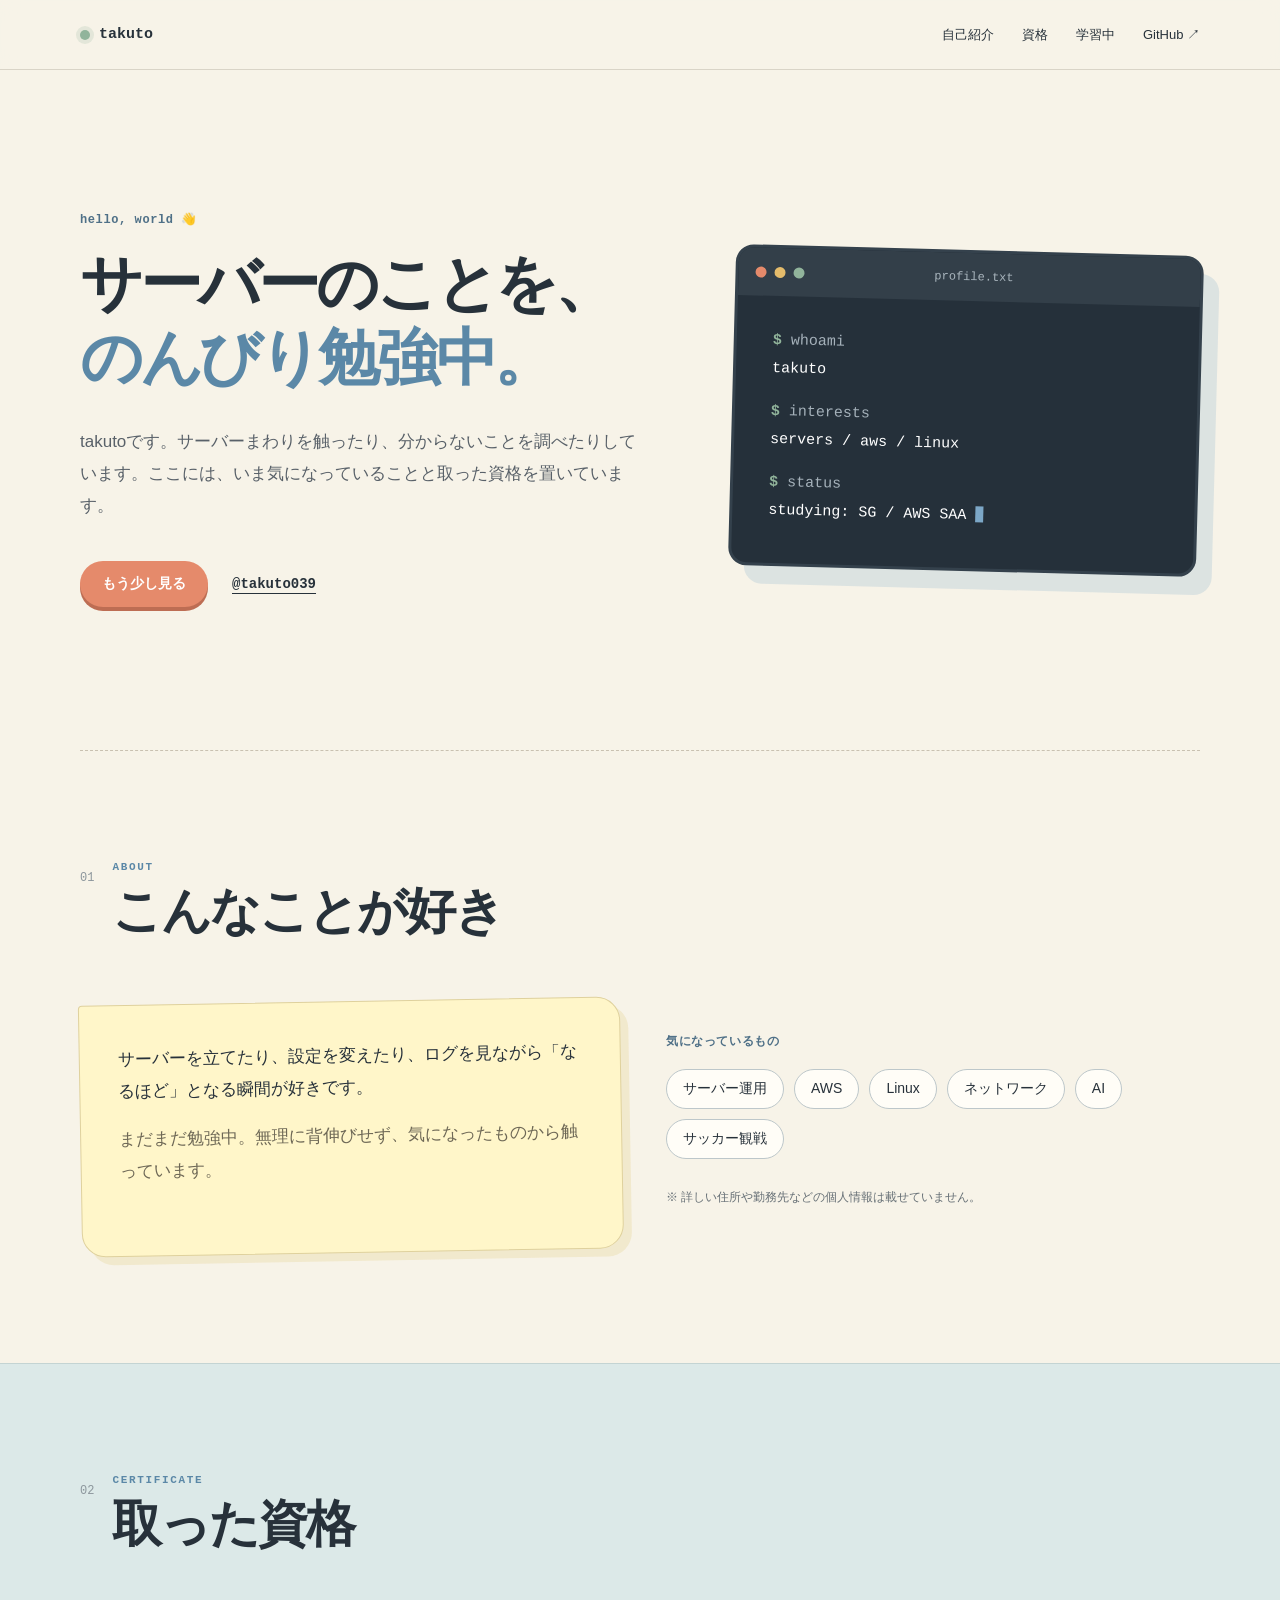
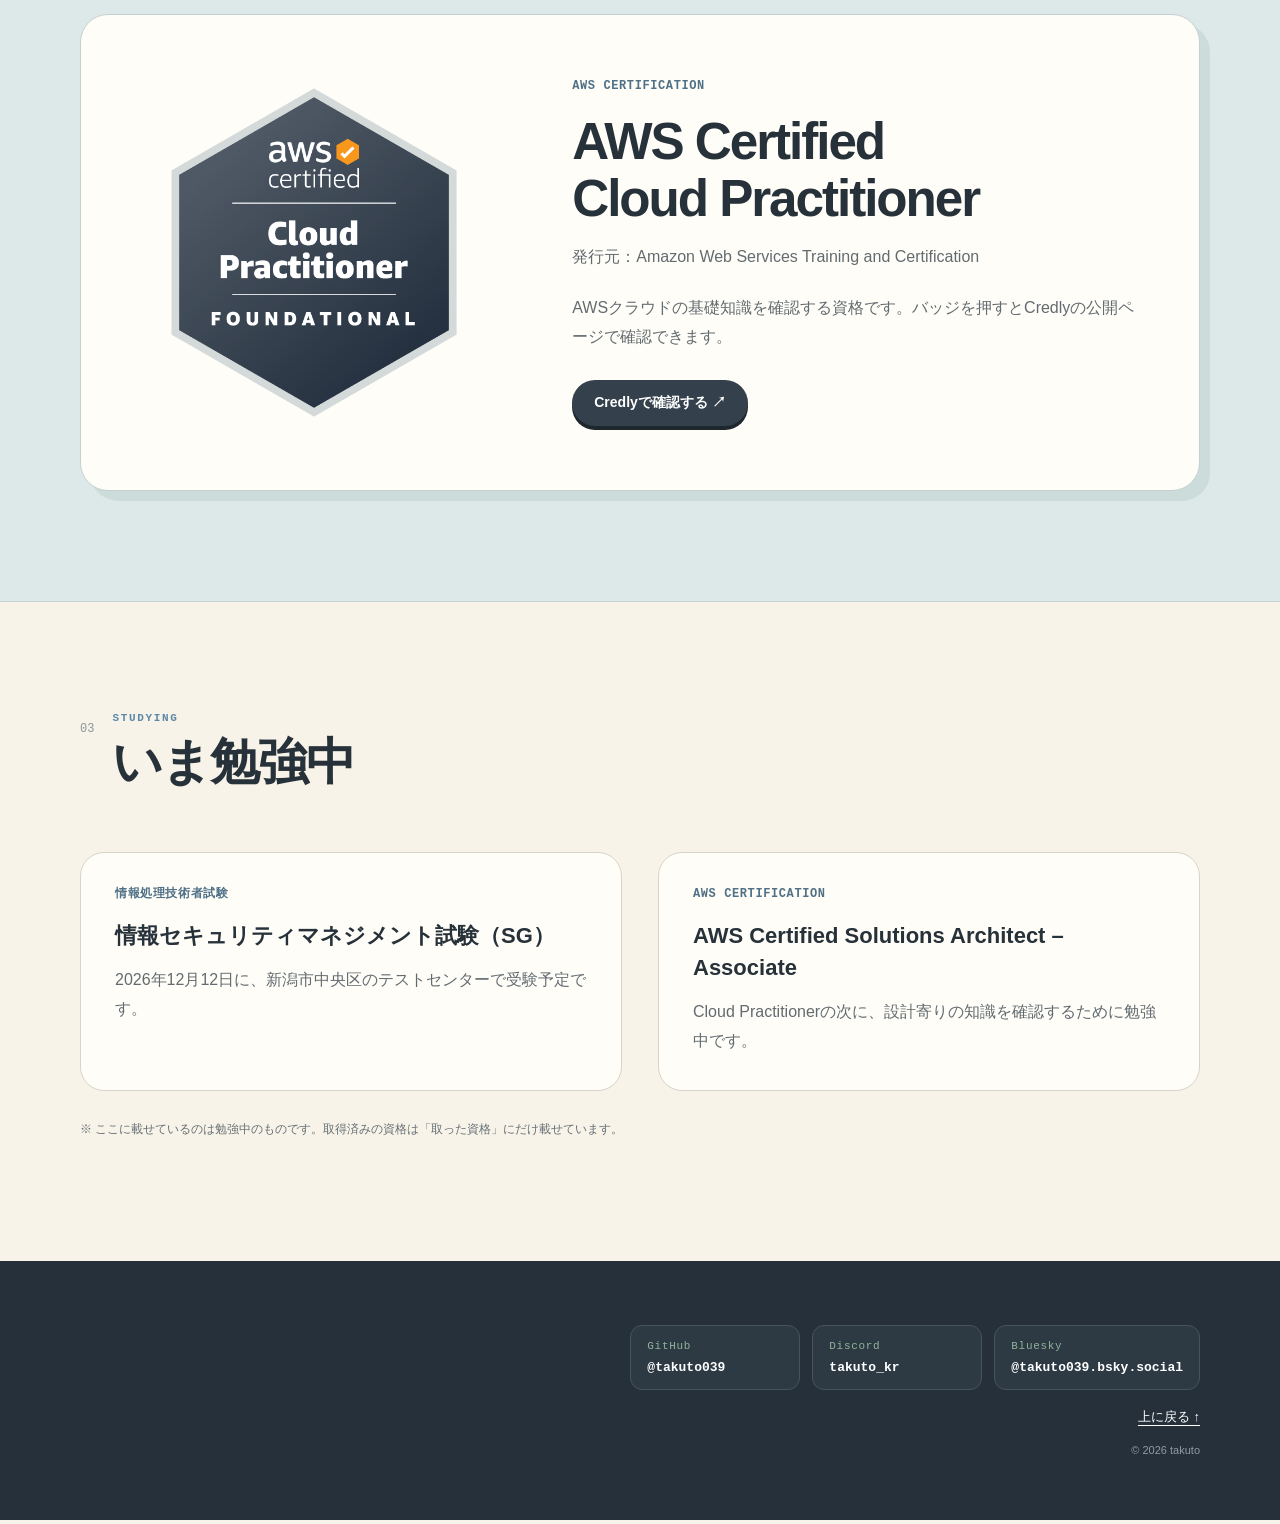
<file: index.html>
<!doctype html>
<html lang="ja">
<head>
  <meta charset="utf-8">
  <meta name="viewport" content="width=device-width,initial-scale=1">
  <meta name="description" content="サーバーまわりを勉強しているtakutoの自己紹介と資格ページです。">
  <meta property="og:title" content="takuto | サーバーのことを勉強中">
  <meta property="og:description" content="サーバーのことを、のんびり勉強中。">
  <meta property="og:type" content="website">
  <meta property="og:url" content="https://www.seitactics.com/">
  <meta property="og:site_name" content="takuto">
  <meta property="og:locale" content="ja_JP">
  <meta property="og:image" content="https://www.seitactics.com/og.jpg">
  <meta property="og:image:width" content="1200">
  <meta property="og:image:height" content="630">
  <meta property="og:image:alt" content="takuto サーバーのことを、のんびり勉強中。">
  <meta name="twitter:card" content="summary_large_image">
  <meta name="twitter:image" content="https://www.seitactics.com/og.jpg">
  <meta name="twitter:image:alt" content="takuto サーバーのことを、のんびり勉強中。">
  <title>takuto | サーバーのことを勉強中</title>
  <link rel="canonical" href="https://www.seitactics.com/">
  <link rel="icon" href="/favicon.ico" sizes="any">
  <link rel="icon" href="/favicon.svg" type="image/svg+xml">
  <link rel="apple-touch-icon" href="/apple-touch-icon.png">
  <link rel="manifest" href="/site.webmanifest">
  <meta name="theme-color" content="#27313a">
  <link rel="stylesheet" href="styles.css">
</head>
<body>
<header class="site-header">
  <a class="brand" href="#top"><span class="status-dot"></span>takuto</a>
  <nav aria-label="メインナビゲーション"><a href="#about">自己紹介</a><a href="#cert">資格</a><a href="#study">学習中</a><a href="https://github.com/takuto039">GitHub ↗</a></nav>
</header>
<main>
  <section class="hero wrap" id="top">
    <div class="hero-copy">
      <p class="kicker">hello, world 👋</p>
      <h1><span class="hero-line">サーバーのことを、</span><span class="hero-line accent">のんびり勉強中。</span></h1>
      <p class="lead">takutoです。サーバーまわりを触ったり、分からないことを調べたりしています。ここには、いま気になっていることと取った資格を置いています。</p>
      <div class="hero-links"><a class="button" href="#about">もう少し見る</a><a class="plain-link" href="https://github.com/takuto039">@takuto039</a></div>
    </div>
    <div class="terminal">
      <div class="terminal-bar"><span></span><span></span><span></span><p>profile.txt</p></div>
      <div class="terminal-body"><p><b>$</b> whoami</p><strong>takuto</strong><p><b>$</b> interests</p><strong>servers / aws / linux</strong><p><b>$</b> status</p><strong>studying: SG / AWS SAA <i class="cursor"></i></strong></div>
    </div>
  </section>
  <section class="about wrap" id="about">
    <div class="section-title"><span aria-hidden="true">01</span><div><p>ABOUT</p><h2>こんなことが好き</h2></div></div>
    <div class="about-grid">
      <div class="note-card"><p>サーバーを立てたり、設定を変えたり、ログを見ながら「なるほど」となる瞬間が好きです。</p><p>まだまだ勉強中。無理に背伸びせず、気になったものから触っています。</p></div>
      <div class="topics"><p class="small-label">気になっているもの</p><div class="topic-list"><span>サーバー運用</span><span>AWS</span><span>Linux</span><span>ネットワーク</span><span>AI</span><span>サッカー観戦</span></div><p class="topic-note">※ 詳しい住所や勤務先などの個人情報は載せていません。</p></div>
    </div>
  </section>
  <section class="cert-section" id="cert">
    <div class="wrap">
      <div class="section-title"><span aria-hidden="true">02</span><div><p>CERTIFICATE</p><h2>取った資格</h2></div></div>
      <article class="cert-card">
        <a class="badge-link" href="https://www.credly.com/badges/014c07ad-c490-4eeb-ae2e-093314db21c7/public_url" aria-label="CredlyでAWS Certified Cloud Practitionerを確認"><picture><source srcset="aws-certified-cloud-practitioner.webp" type="image/webp"><img src="aws-certified-cloud-practitioner.png" alt="AWS Certified Cloud Practitioner バッジ" width="600" height="600" loading="lazy" decoding="async"></picture></a>
        <div class="cert-copy"><p class="small-label">AWS CERTIFICATION</p><h3>AWS Certified<br>Cloud Practitioner</h3><p>発行元：Amazon Web Services Training and Certification</p><p class="cert-description">AWSクラウドの基礎知識を確認する資格です。バッジを押すとCredlyの公開ページで確認できます。</p><a class="button dark" href="https://www.credly.com/badges/014c07ad-c490-4eeb-ae2e-093314db21c7/public_url">Credlyで確認する ↗</a></div>
      </article>
    </div>
  </section>
  <section class="study wrap" id="study">
    <div class="section-title"><span aria-hidden="true">03</span><div><p>STUDYING</p><h2>いま勉強中</h2></div></div>
    <div class="study-list">
      <article class="study-card">
        <p class="small-label">情報処理技術者試験</p>
        <h3>情報セキュリティマネジメント試験（SG）</h3>
        <p>2026年12月12日に、新潟市中央区のテストセンターで受験予定です。</p>
      </article>
      <article class="study-card">
        <p class="small-label">AWS CERTIFICATION</p>
        <h3>AWS Certified Solutions Architect – Associate</h3>
        <p>Cloud Practitionerの次に、設計寄りの知識を確認するために勉強中です。</p>
      </article>
    </div>
    <p class="study-note">※ ここに載せているのは勉強中のものです。取得済みの資格は「取った資格」にだけ載せています。</p>
  </section>
</main>
<footer><div class="wrap footer-inner"><div class="footer-links"><div class="social-list"><a class="social-item" href="https://github.com/takuto039" rel="me"><span>GitHub</span><strong>@takuto039</strong></a><div class="social-item"><span>Discord</span><strong>takuto_kr</strong></div><a class="social-item" href="https://bsky.app/profile/takuto039.bsky.social" rel="me"><span>Bluesky</span><strong>@takuto039.bsky.social</strong></a></div><a class="back-link" href="#top">上に戻る ↑</a><p>© 2026 takuto</p></div></div></footer>
</body>
</html>
</file>
<file: styles.css>
:root { --cream:#f7f3e8; --paper:#fffdf7; --ink:#27313a; --muted:#6f777d; --blue:#7ca7c7; --green:#91b49b; --coral:#e58a6b; --line:#d9d4c7; }
* { box-sizing:border-box; }
html { scroll-behavior:smooth; scroll-padding-top:70px; }
body { margin:0; background:var(--cream); color:var(--ink); font-family:"Hiragino Kaku Gothic ProN","Yu Gothic",Meiryo,sans-serif; }
a { color:inherit; }
.wrap { width:min(1120px,calc(100% - 48px)); margin-inline:auto; }
.site-header { height:70px; display:flex; align-items:center; justify-content:space-between; padding:0 max(24px,calc((100vw - 1120px)/2)); border-bottom:1px solid var(--line); background:rgba(247,243,232,.9); position:sticky; top:0; z-index:10; backdrop-filter:blur(10px); }
.brand { display:flex; align-items:center; gap:9px; font:700 15px/1 ui-monospace,SFMono-Regular,Consolas,monospace; text-decoration:none; }
.status-dot { width:10px; height:10px; border-radius:50%; background:var(--green); box-shadow:0 0 0 4px rgba(145,180,155,.2); }
nav { display:flex; align-items:center; gap:28px; }
nav a { font-size:13px; text-decoration:none; }
nav a:hover { text-decoration:underline; text-underline-offset:5px; }
.hero { min-height:680px; padding-block:100px; display:grid; grid-template-columns:1.1fr .9fr; gap:80px; align-items:center; }
.kicker,.small-label { color:#4f7087; margin:0 0 18px; font:700 12px/1.3 ui-monospace,SFMono-Regular,Consolas,monospace; letter-spacing:.05em; }
h1 { font-size:clamp(30px,5vw,62px); line-height:1.2; letter-spacing:-.055em; margin:0; }
.hero-line { display:block; white-space:nowrap; }
.hero-line.accent { color:#5b88a7; }
.lead { max-width:650px; margin:30px 0 0; color:#596169; font-size:17px; line-height:1.9; }
.hero-links { margin-top:38px; display:flex; align-items:center; gap:24px; }
.button { display:inline-block; border-radius:999px; padding:14px 22px; background:var(--coral); color:#fff; text-decoration:none; font-weight:700; font-size:14px; box-shadow:0 4px 0 #bd6d53; transition:transform .15s,box-shadow .15s; }
.button:hover { transform:translateY(2px); box-shadow:0 2px 0 #bd6d53; }
.plain-link { text-underline-offset:5px; font:600 14px ui-monospace,SFMono-Regular,Consolas,monospace; }
.terminal { background:#25303a; border:3px solid #34414c; border-radius:18px; overflow:hidden; transform:rotate(1.5deg); box-shadow:16px 18px 0 rgba(124,167,199,.22); }
.terminal-bar { height:48px; display:flex; align-items:center; gap:8px; padding:0 17px; background:#333f49; }
.terminal-bar span { width:11px; height:11px; border-radius:50%; background:#e58a6b; }.terminal-bar span:nth-child(2){background:#e5bc6b}.terminal-bar span:nth-child(3){background:#91b49b}.terminal-bar p{margin:auto;color:#aab6be;font:12px ui-monospace,monospace;transform:translateX(-24px)}
.terminal-body { padding:32px 36px 40px; color:#e8ecee; font:15px/1.7 ui-monospace,SFMono-Regular,Consolas,monospace; }
.terminal-body p { margin:18px 0 2px; color:#a5b1ba; }.terminal-body p:first-child{margin-top:0}.terminal-body b{color:#91b49b}.terminal-body strong{font-weight:500;color:#fff}.cursor{display:inline-block;width:8px;height:16px;background:#7ca7c7;vertical-align:-3px;animation:blink 1s steps(1) infinite}
@keyframes blink{50%{opacity:0}}
.about { padding-block:110px; border-top:1px dashed #c9c1b1; }
.section-title { display:flex; gap:18px; align-items:flex-start; margin-bottom:56px; }.section-title>span{padding-top:10px;color:#8c969c;font:12px ui-monospace,monospace}.section-title p{margin:0 0 5px;color:#5b88a7;font:700 11px ui-monospace,monospace;letter-spacing:.15em}.section-title h2,footer h2{margin:0;font-size:clamp(32px,4vw,50px);letter-spacing:-.04em}
.about-grid { display:grid; grid-template-columns:1fr 1fr; gap:36px; }
.note-card { padding:38px; background:#fff6c9; border:1px solid #dfd19d; border-radius:4px 24px 24px 24px; box-shadow:8px 8px 0 rgba(225,206,135,.28); transform:rotate(-1deg); }
.note-card p { margin:0; font-size:17px; line-height:1.9; }.note-card p+p{margin-top:15px;color:#6e6856}
.topics { padding:34px 8px; }.topic-list{display:flex;flex-wrap:wrap;gap:10px}.topic-list span{padding:10px 16px;border:1px solid #bdc7ca;border-radius:999px;background:var(--paper);font-size:14px}.topic-note{margin-top:28px;color:#677076;font-size:12px;line-height:1.7}
.cert-section { padding-block:110px; background:#dce9e8; border-block:1px solid #c4d4d3; }
.cert-card { display:grid; grid-template-columns:minmax(280px,.75fr) 1.25fr; gap:clamp(40px,7vw,90px); align-items:center; background:var(--paper); border:1px solid #c3d0cf; border-radius:28px; padding:clamp(30px,5vw,64px); box-shadow:10px 10px 0 rgba(86,123,126,.12); }
.study { padding-block:110px; }
.study-list { display:grid; grid-template-columns:1fr 1fr; gap:36px; }
.study-card { padding:34px; background:var(--paper); border:1px solid var(--line); border-radius:24px; }
.study-card h3 { margin:0 0 14px; font-size:22px; line-height:1.45; }
.study-card p:not(.small-label) { margin:0; color:#626b70; line-height:1.8; }
.study-note { margin-top:28px; color:#677076; font-size:12px; line-height:1.7; }
.badge-link { display:block; transition:transform .2s; }.badge-link:hover{transform:rotate(-2deg) scale(1.02)}.badge-link img{display:block;width:100%;max-width:380px;height:auto;margin:auto}.cert-copy h3{margin:0;font-size:clamp(32px,4vw,52px);line-height:1.12;letter-spacing:-.04em}.cert-copy>p:not(.small-label){color:#626b70;line-height:1.8}.cert-description{margin:22px 0 28px!important}.button.dark{background:#34414c;box-shadow:0 4px 0 #1e272e}
footer { padding-block:64px; background:#25303a; color:#fff; }.footer-inner{display:flex;justify-content:flex-end;align-items:flex-end;gap:40px}.footer-links{text-align:right;display:grid;gap:18px}.social-list{display:flex;justify-content:flex-end;flex-wrap:wrap;gap:12px}.social-item{min-width:170px;padding:14px 16px;border:1px solid #46545f;border-radius:12px;background:#2d3943;text-align:left;text-decoration:none}.social-item span{display:block;margin-bottom:5px;color:#91b49b;font:11px ui-monospace,monospace;letter-spacing:.06em}.social-item strong{font:600 13px ui-monospace,monospace;color:#fff}.social-list a:hover{border-color:#7ca7c7;background:#34434f}.back-link{font-size:13px;text-underline-offset:4px}.footer-links p{margin:0;color:#8f9ba4;font-size:11px}
@media (max-width:800px){nav a:first-child{display:none}.hero{grid-template-columns:1fr;gap:55px;padding-block:70px}.terminal{max-width:560px}.about-grid,.cert-card,.study-list{grid-template-columns:1fr}.badge-link img{max-width:300px}.footer-inner{align-items:stretch;flex-direction:column}.footer-links{text-align:left}.social-list{justify-content:flex-start}.cert-section,.about,.study{padding-block:80px}}
@media (max-width:480px){.wrap{width:min(100% - 32px,1120px)}.site-header{padding-inline:16px}nav{gap:15px}nav a{font-size:12px}.hero{min-height:0}.hero-links{align-items:flex-start;flex-direction:column}.terminal-body{padding:26px 22px}.note-card{padding:28px}.study-card{padding:28px}.cert-card{padding:25px 20px}.social-list{display:grid}.social-item{min-width:0}}
@media (prefers-reduced-motion:reduce){html{scroll-behavior:auto}*{animation:none!important;transition:none!important}}
</file>
